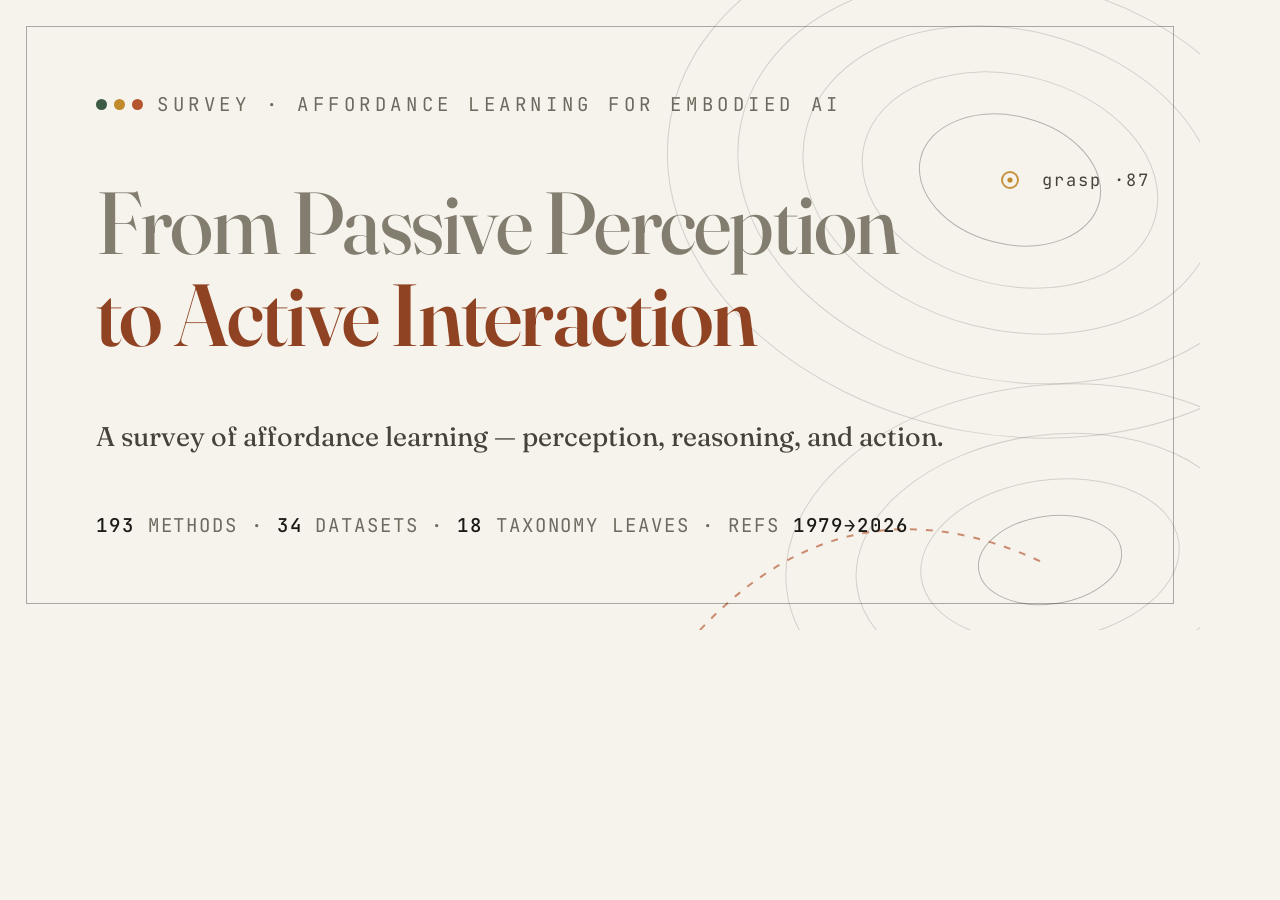
<file: assets/og-card.html>
<!DOCTYPE html>
<html lang="en">
<head>
<meta charset="utf-8" />
<title>og-card</title>
<link rel="preconnect" href="https://fonts.googleapis.com" />
<link rel="preconnect" href="https://fonts.gstatic.com" crossorigin />
<link rel="stylesheet" href="https://fonts.googleapis.com/css2?family=Fraunces:ital,opsz,wght@0,9..144,300..700;1,9..144,300..700&family=JetBrains+Mono:wght@400;500&display=swap" />
<style>
  /* social card: same plate language at ~2x opacity — whisper designs photograph as blank */
  * { margin: 0; box-sizing: border-box; }
  body { width: 1200px; height: 630px; background: #f6f3ed; overflow: hidden; position: relative; font-family: "Fraunces", serif; }
  .contours { position: absolute; inset: 0; }
  .frame { position: absolute; inset: 26px; border: 1px solid rgba(27,25,22,.35); }
  .tick { position: absolute; background: rgba(27,25,22,.35); }
  .inner { position: absolute; inset: 0; padding: 92px 96px; display: flex; flex-direction: column; justify-content: space-between; }
  .eyebrow { font-family: "JetBrains Mono", monospace; font-size: 19px; letter-spacing: .24em; color: #6f6a5f; text-transform: uppercase; display: flex; align-items: center; gap: 14px; }
  .dots { display: flex; gap: 7px; }
  .dots i { width: 11px; height: 11px; border-radius: 50%; display: block; }
  h1 { font-size: 88px; font-weight: 460; line-height: 1.04; letter-spacing: -0.02em; color: #837d70; font-variation-settings: "opsz" 144; }
  h1 b { display: block; color: #8f4322; font-weight: 560; }
  .sub { font-size: 27px; color: #47433c; font-weight: 420; }
  .stats { font-family: "JetBrains Mono", monospace; font-size: 19px; letter-spacing: .1em; color: #6f6a5f; text-transform: uppercase; }
  .stats b { color: #1b1916; font-weight: 500; }
</style>
</head>
<body>
  <svg class="contours" viewBox="0 0 1200 630" fill="none" stroke="#1b1916">
    <g stroke-opacity="0.16">
      <ellipse cx="1010" cy="180" rx="150" ry="105" transform="rotate(14 1010 180)"/>
      <ellipse cx="1010" cy="180" rx="210" ry="150" transform="rotate(14 1010 180)"/>
      <ellipse cx="1010" cy="180" rx="275" ry="200" transform="rotate(12 1010 180)"/>
      <ellipse cx="1010" cy="180" rx="345" ry="255" transform="rotate(10 1010 180)"/>
      <ellipse cx="1050" cy="560" rx="130" ry="80" transform="rotate(-8 1050 560)"/>
      <ellipse cx="1050" cy="560" rx="195" ry="125" transform="rotate(-8 1050 560)"/>
      <ellipse cx="1050" cy="560" rx="265" ry="175" transform="rotate(-6 1050 560)"/>
    </g>
    <g stroke-opacity="0.30">
      <ellipse cx="1010" cy="180" rx="92" ry="64" transform="rotate(14 1010 180)"/>
      <ellipse cx="1050" cy="560" rx="72" ry="44" transform="rotate(-8 1050 560)"/>
    </g>
    <circle cx="1010" cy="180" r="8" stroke="#c08a2d" stroke-opacity=".9" stroke-width="2"/>
    <circle cx="1010" cy="180" r="2.6" fill="#c08a2d" stroke="none"/>
    <path d="M700 630 Q850 470 1046 564" stroke="#b4552d" stroke-opacity=".65" stroke-width="2" stroke-dasharray="7 9"/>
    <text x="1042" y="186" font-family="JetBrains Mono" font-size="17" letter-spacing="2" fill="#47433c" stroke="none">grasp ·87</text>
  </svg>
  <div class="frame"></div>
  <div class="inner">
    <div class="eyebrow">
      <span class="dots"><i style="background:#3d5a45"></i><i style="background:#c08a2d"></i><i style="background:#b4552d"></i></span>
      Survey · Affordance Learning for Embodied AI
    </div>
    <div>
      <h1>From Passive Perception <b>to Active Interaction</b></h1>
    </div>
    <div class="sub">A survey of affordance learning — perception, reasoning, and action.</div>
    <div class="stats"><b>193</b> methods · <b>34</b> datasets · <b>18</b> taxonomy leaves · refs <b>1979→2026</b></div>
  </div>
</body>
</html>
</file>
